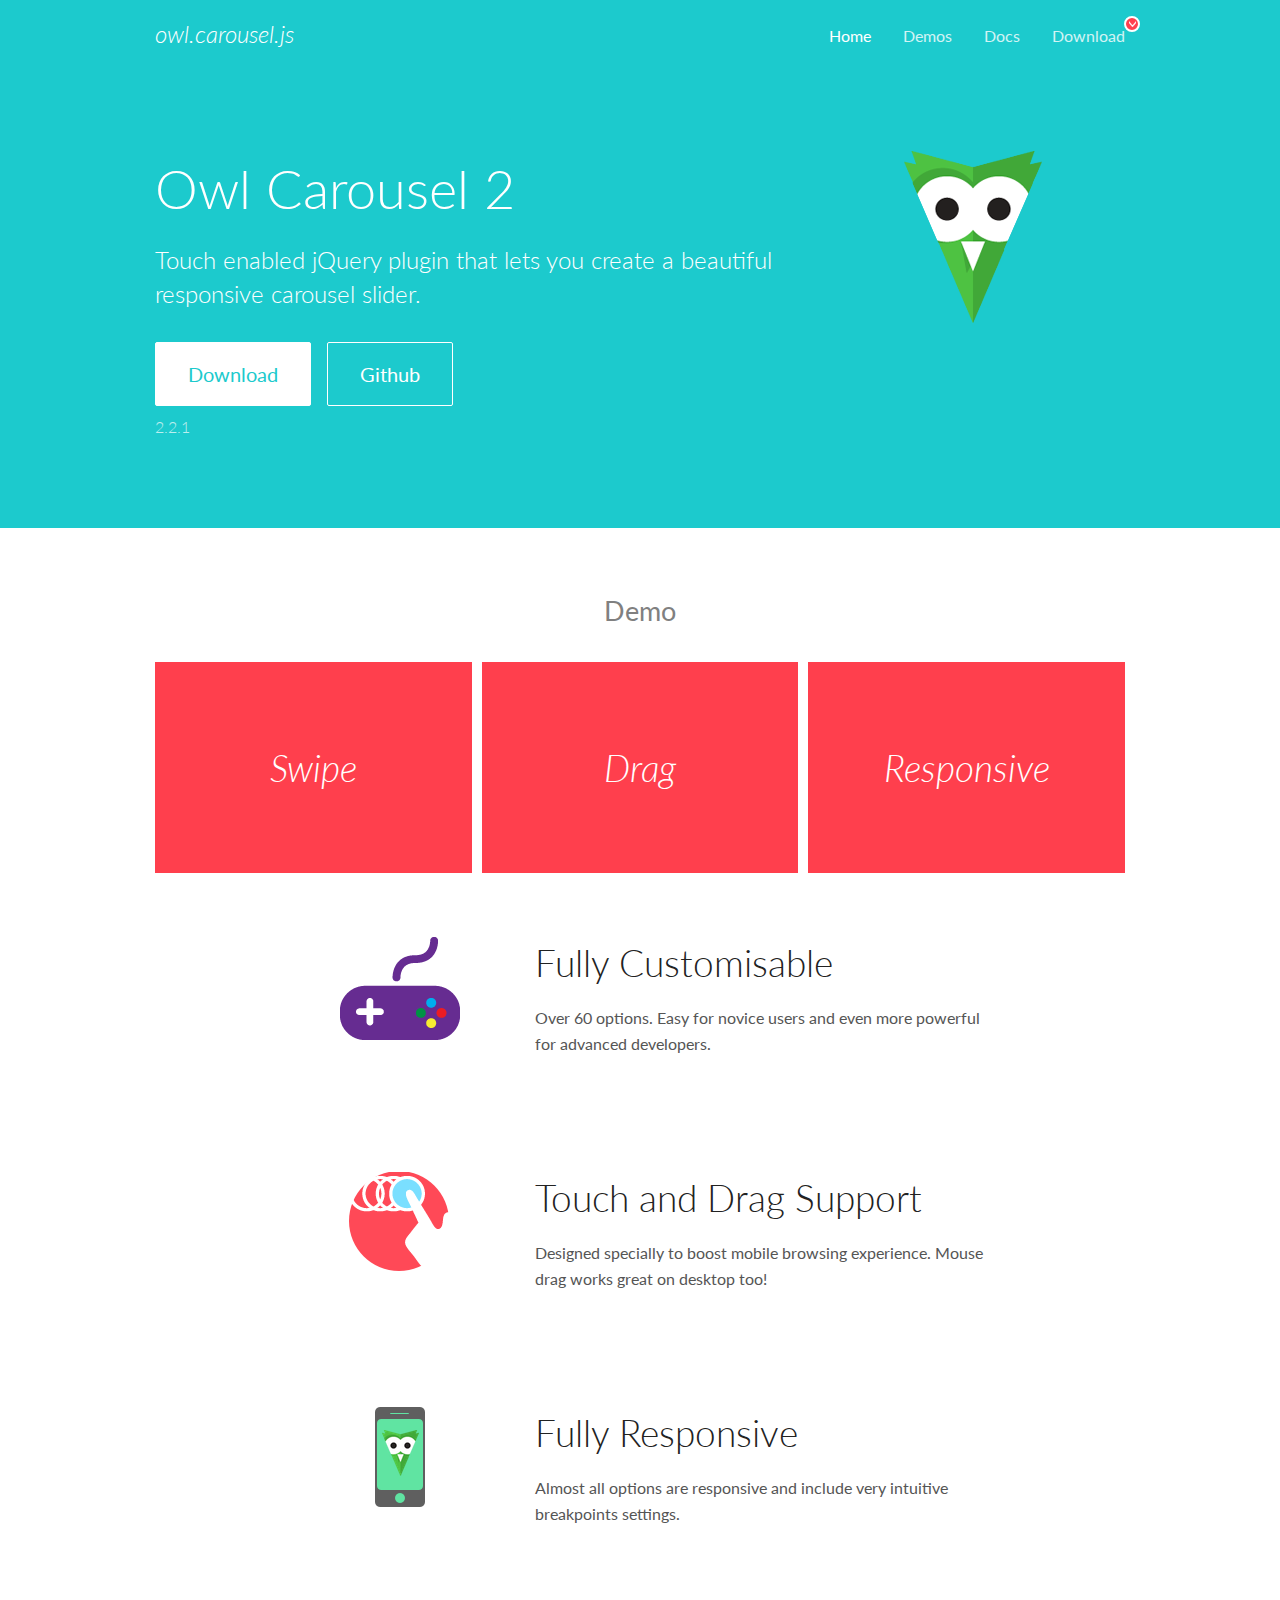
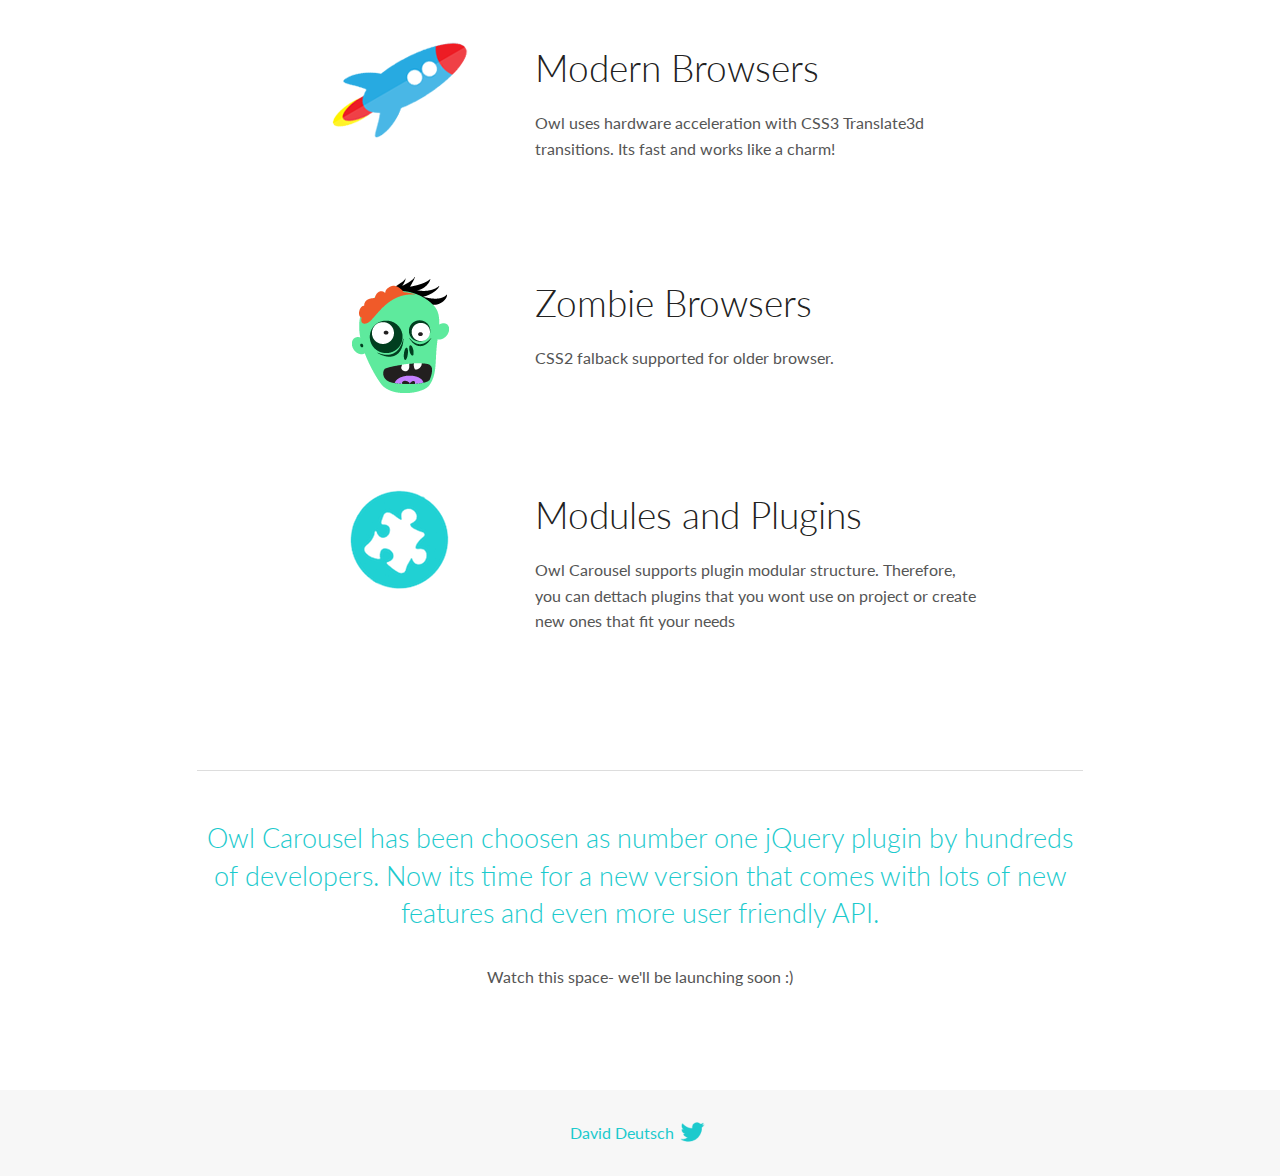
<file: OwlCarousel2-2.2.1/docs/index.html>
<!DOCTYPE html>
<html lang="en">
  <head>

    <!-- head -->
    <meta charset="utf-8">
    <meta name="msapplication-tap-highlight" content="no" />
    <meta name="viewport" content="width=device-width, initial-scale=1.0" />
    <meta name="description" content="Touch enabled jQuery plugin that lets you create beautiful responsive carousel slider.">
    <meta name="author" content="David Deutsch">
    <title>
      Home | Owl Carousel | 2.2.1
    </title>

    <!-- Stylesheets -->
    <link href='https://fonts.googleapis.com/css?family=Lato:300,400,700,400italic,300italic' rel='stylesheet' type='text/css'>
    <link rel="stylesheet" href="assets/css/docs.theme.min.css">

    <!-- Owl Stylesheets -->
    <link rel="stylesheet" href="assets/owlcarousel/assets/owl.carousel.min.css">
    <link rel="stylesheet" href="assets/owlcarousel/assets/owl.theme.default.min.css">

    <!-- HTML5 shim and Respond.js IE8 support of HTML5 elements and media queries -->

    <!--[if lt IE 9]>
      <script src="https://oss.maxcdn.com/libs/html5shiv/3.7.0/html5shiv.js"></script>
      <script src="https://oss.maxcdn.com/libs/respond.js/1.3.0/respond.min.js"></script>
    <![endif]-->

    <!-- Favicons -->
    <link rel="apple-touch-icon-precomposed" sizes="144x144" href="assets/ico/apple-touch-icon-144-precomposed.png">
    <link rel="shortcut icon" href="assets/ico/favicon.png">
    <link rel="shortcut icon" href="favicon.ico">

    <!-- Yeah i know js should not be in header. Its required for demos.-->

    <!-- javascript -->
    <script src="assets/vendors/jquery.min.js"></script>
    <script src="assets/owlcarousel/owl.carousel.js"></script>
  </head>
  <body>

    <!-- header -->
    <header class="header">
      <div class="row">
        <div class="large-12 columns">
          <div class="brand left">
            <h3>
              <a href="/OwlCarousel2/">owl.carousel.js</a> 
            </h3>
          </div>
          <a id="toggle-nav" class="right">
            <span></span> <span></span> <span></span> 
          </a> 
          <div class="nav-bar">
            <ul class="clearfix">
              <li class="active">
                <a href="/OwlCarousel2/index.html">Home</a> 
              </li>
              <li> <a href="/OwlCarousel2/demos/demos.html">Demos</a>  </li>
              <li> <a href="/OwlCarousel2/docs/started-welcome.html">Docs</a>  </li>
              <li>
                <a href="https://github.com/OwlCarousel2/OwlCarousel2/archive/2.2.1.zip">Download</a> 
                <span class="download"></span> 
              </li>
            </ul>
          </div>
        </div>
      </div>
    </header>

    <!-- home panel -->
    <section id="hero">
      <div class="row">
        <div class="large-8 medium-8 columns">
          <h1>Owl Carousel 2</h1>
          <h4>Touch enabled jQuery plugin that lets you create a beautiful responsive carousel slider.</h4>
          <a href="https://github.com/OwlCarousel2/OwlCarousel2/archive/2.2.1.zip" class="hero-button">Download</a> 
          <a href="https://github.com/OwlCarousel2/OwlCarousel2" class="hero-button outline">Github</a> 
          <p>2.2.1</p>
        </div>
        <div class="large-4 medium-4 columns">
          <img class="owl-logo" src="assets/img/owl-logo.png" alt="mr. Owl">
        </div>
      </div>
    </section>

    <!-- body -->
    <div class="home-demo">
      <div class="row">
        <div class="large-12 columns">
          <h3>Demo</h3>
          <div class="owl-carousel">
            <div class="item">
              <h2>Swipe</h2>
            </div>
            <div class="item">
              <h2>Drag</h2>
            </div>
            <div class="item">
              <h2>Responsive</h2>
            </div>
            <div class="item">
              <h2>CSS3</h2>
            </div>
            <div class="item">
              <h2>Fast</h2>
            </div>
            <div class="item">
              <h2>Easy</h2>
            </div>
            <div class="item">
              <h2>Free</h2>
            </div>
            <div class="item">
              <h2>Upgradable</h2>
            </div>
            <div class="item">
              <h2>Tons of options</h2>
            </div>
            <div class="item">
              <h2>Infinity</h2>
            </div>
            <div class="item">
              <h2>Auto Width</h2>
            </div>
          </div>
        </div>
      </div>
    </div>
    <script>
      var owl = $('.owl-carousel');
      owl.owlCarousel({
        margin: 10,
        loop: true,
        responsive: {
          0: {
            items: 1
          },
          600: {
            items: 2
          },
          1000: {
            items: 3
          }
        }
      })
    </script>

    <!-- features -->
    <div id="features">
      <div class="row">
        <div class="small-12 medium-9 small-centered columns">
          <section class="row feature">
            <div class="medium-4 small-12 columns">
              <img src="assets/img/feature-options.png" alt="">
            </div>
            <div class="medium-8 small-12 columns">
              <h2>Fully Customisable</h2>
              <p>Over 60 options. Easy for novice users and even more powerful for advanced developers.</p>
            </div>
          </section>
          <section class="row feature">
            <div class="medium-4 small-12 columns">
              <img src="assets/img/feature-drag.png" alt="">
            </div>
            <div class="medium-8 small-12 columns">
              <h2>Touch and Drag Support</h2>
              <p>Designed specially to boost mobile browsing experience. Mouse drag works great on desktop too!</p>
            </div>
          </section>
          <section class="row feature">
            <div class="medium-4 small-12 columns">
              <img src="assets/img/feature-responsive.png" alt="">
            </div>
            <div class="medium-8 small-12 columns">
              <h2>Fully Responsive</h2>
              <p>Almost all options are responsive and include very intuitive breakpoints settings.</p>
            </div>
          </section>
          <section class="row feature">
            <div class="medium-4 small-12 columns">
              <img src="assets/img/feature-modern.png" alt="">
            </div>
            <div class="medium-8 small-12 columns">
              <h2>Modern Browsers</h2>
              <p>Owl uses hardware acceleration with CSS3 Translate3d transitions. Its fast and works like a charm! </p>
            </div>
          </section>
          <section class="row feature">
            <div class="medium-4 small-12 columns">
              <img src="assets/img/feature-zombie.png" alt="">
            </div>
            <div class="medium-8 small-12 columns">
              <h2>Zombie Browsers</h2>
              <p>CSS2 falback supported for older browser.</p>
            </div>
          </section>
          <section class="row feature">
            <div class="medium-4 small-12 columns">
              <img src="assets/img/feature-module.png" alt="">
            </div>
            <div class="medium-8 small-12 columns">
              <h2>Modules and Plugins</h2>
              <p>Owl Carousel supports plugin modular structure. Therefore, you can dettach plugins that you wont use on project or create new ones that fit your needs</p>
            </div>
          </section>
        </div>
      </div>
    </div>

    <!-- footer -->
    <section id="teaser-text">
      <div class="row">
        <div class="small-12 medium-11 small-centered columns">
          <hr>
          <h3 id="owl-carousel-has-been-choosen-as-number-one-jquery-plugin-by-hundreds-of-developers-now-its-time-for-a-new-version-that-comes-with-lots-of-new-features-and-even-more-user-friendly-api-">Owl Carousel has been choosen as number one jQuery plugin by hundreds of developers. Now its time for a new version that comes with lots of new features and even more user friendly API.</h3>
          <p>Watch this space- we&#39;ll be launching soon :)</p>
        </div>
      </div>
    </section>

    <!-- footer -->
    <footer class="footer">
      <div class="row">
        <div class="large-12 columns">
          <h5>
            <a href="/OwlCarousel2/docs/support-contact.html">David Deutsch</a> 
            <a id="custom-tweet-button" href="https://twitter.com/share?url=https://github.com/OwlCarousel2/OwlCarousel2&text=Owl Carousel - This is so awesome! " target="_blank"></a> 
          </h5>
        </div>
      </div>
    </footer>

    <!-- vendors -->
    <script src="assets/vendors/highlight.js"></script>
    <script src="assets/js/app.js"></script>
  </body>
</html>
</file>
